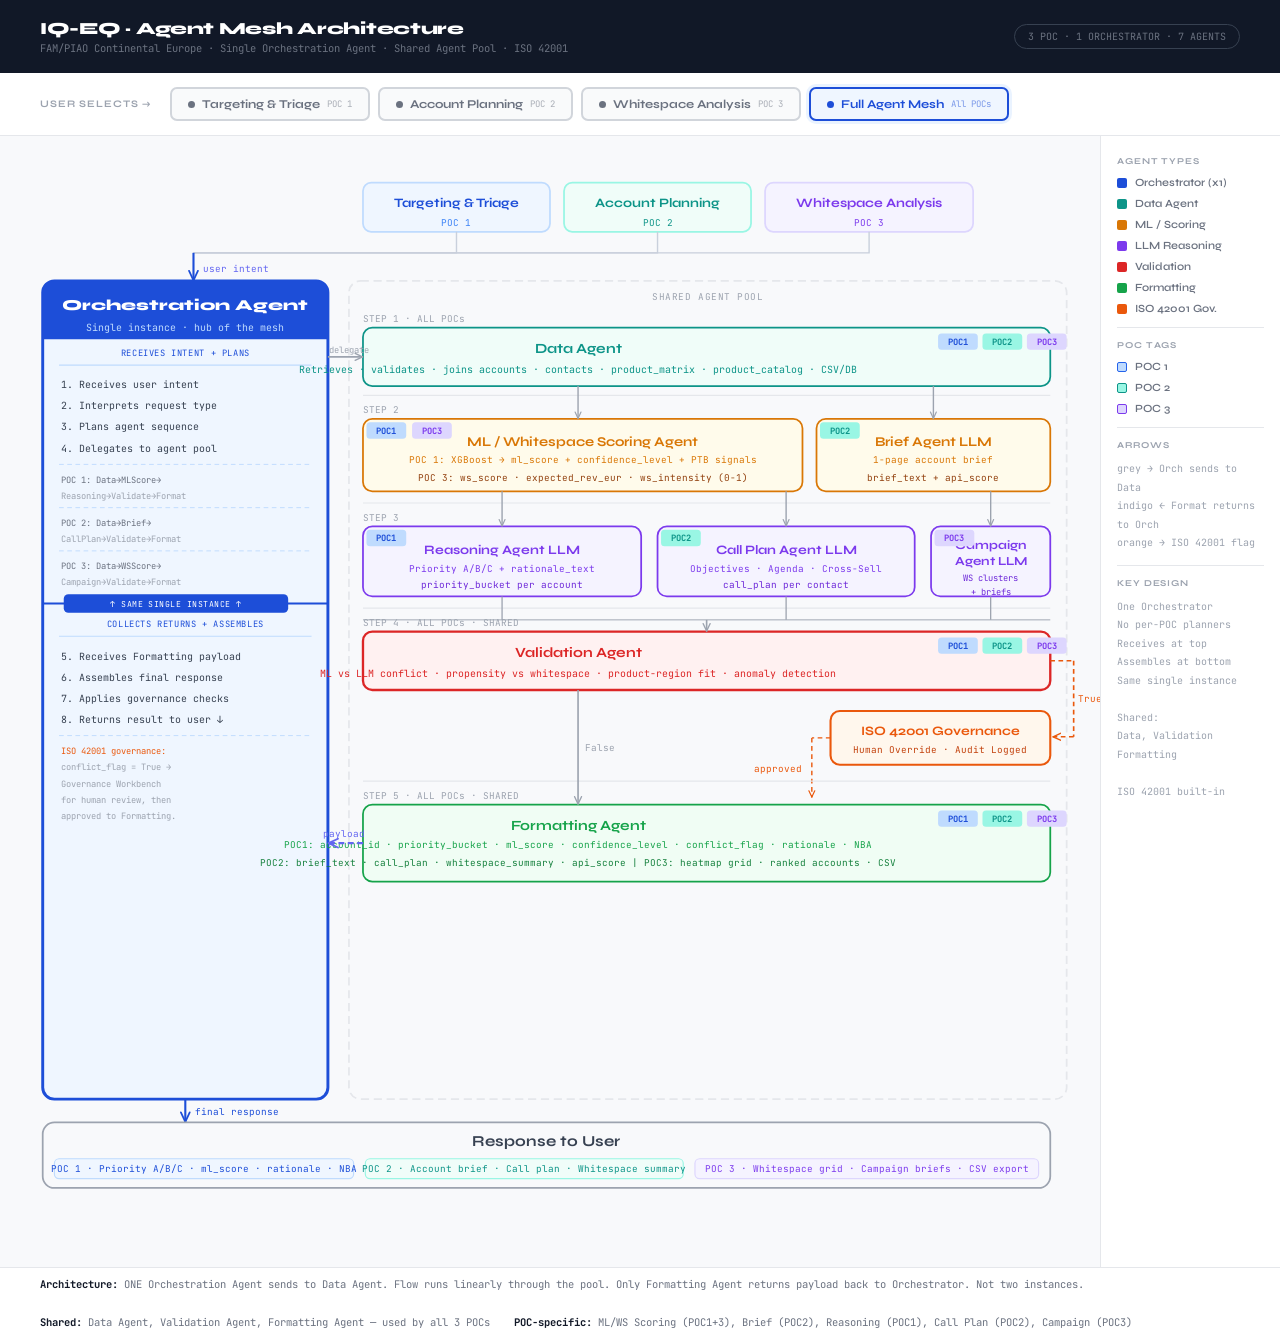
<file: poc-iqeq-agentmesh/targetingtriage/plan/IQ_EQ_Agent_Mesh_2.html>
<!DOCTYPE html>
<html lang="en">
<head>
<meta charset="UTF-8">
<meta name="viewport" content="width=device-width, initial-scale=1.0">
<title>IQ-EQ Agent Mesh</title>
<link href="https://fonts.googleapis.com/css2?family=JetBrains+Mono:wght@400;500;700&family=Syne:wght@600;700;800&display=swap" rel="stylesheet">
<style>
*,*::before,*::after{box-sizing:border-box;margin:0;padding:0;}
body{font-family:'Syne',sans-serif;background:#F8F9FB;color:#111827;min-height:100vh;display:flex;flex-direction:column;}
.hdr{background:#111827;color:white;padding:18px 40px;display:flex;align-items:center;justify-content:space-between;flex-shrink:0;}
.hdr-t{font-size:17px;font-weight:800;letter-spacing:-.3px;}
.hdr-s{font-size:10.5px;color:#6B7280;margin-top:2px;font-family:'JetBrains Mono',monospace;}
.hdr-b{font-family:'JetBrains Mono',monospace;font-size:10px;padding:5px 13px;border:1px solid #374151;border-radius:20px;color:#6B7280;}
.bar{background:#fff;border-bottom:1px solid #E5E7EB;padding:14px 40px;display:flex;align-items:center;gap:18px;flex-shrink:0;}
.bar-l{font-size:10px;font-weight:700;text-transform:uppercase;letter-spacing:.1em;color:#9CA3AF;white-space:nowrap;}
.btns{display:flex;gap:8px;}
.btn{display:flex;align-items:center;gap:7px;padding:8px 16px;border-radius:7px;border:2px solid #D1D5DB;background:#F9FAFB;cursor:pointer;font-family:'Syne',sans-serif;font-weight:700;font-size:12px;color:#6B7280;transition:all .18s;white-space:nowrap;}
.btn:hover{background:#fff;}
.dot{width:7px;height:7px;border-radius:50%;background:currentColor;flex-shrink:0;}
.sl{font-family:'JetBrains Mono',monospace;font-size:9px;font-weight:400;opacity:.55;}
.btn[data-p="1"].on{border-color:#2563EB;color:#2563EB;background:#EFF6FF;box-shadow:0 0 0 3px #BFDBFE55;}
.btn[data-p="2"].on{border-color:#0D9488;color:#0D9488;background:#F0FDF9;box-shadow:0 0 0 3px #99F6E455;}
.btn[data-p="3"].on{border-color:#7C3AED;color:#7C3AED;background:#F5F3FF;box-shadow:0 0 0 3px #DDD6FE55;}
.btn[data-p="0"].on{border-color:#1D4ED8;color:#1D4ED8;background:#EFF6FF;box-shadow:0 0 0 3px #BFDBFE55;}
.main{display:flex;flex:1;}
.canvas{flex:1;padding:28px 24px;overflow:auto;}
svg.mesh{display:block;width:100%;height:auto;overflow:visible;}
.ag{transition:opacity .25s ease;}
.leg{width:180px;flex-shrink:0;border-left:1px solid #E5E7EB;padding:20px 16px;background:#fff;}
.leg h3{font-size:9px;font-weight:700;text-transform:uppercase;letter-spacing:.1em;color:#9CA3AF;margin-bottom:10px;}
.li{display:flex;align-items:center;gap:8px;margin-bottom:8px;font-size:11px;color:#6B7280;font-weight:600;}
.ld{width:10px;height:10px;border-radius:2px;flex-shrink:0;}
.ldiv{border-top:1px solid #E5E7EB;margin:12px 0;}
.lnote{font-size:10px;color:#9CA3AF;line-height:1.85;font-family:'JetBrains Mono',monospace;}
.foot{background:#fff;border-top:1px solid #E5E7EB;padding:9px 40px;font-size:10.5px;color:#6B7280;font-family:'JetBrains Mono',monospace;display:flex;gap:24px;flex-wrap:wrap;flex-shrink:0;}
.foot strong{color:#111827;}
</style>
</head>
<body>

<div class="hdr">
  <div>
    <div class="hdr-t">IQ-EQ &middot; Agent Mesh Architecture</div>
    <div class="hdr-s">FAM/PIAO Continental Europe &middot; Single Orchestration Agent &middot; Shared Agent Pool &middot; ISO 42001</div>
  </div>
  <div class="hdr-b">3 POC &middot; 1 ORCHESTRATOR &middot; 7 AGENTS</div>
</div>

<div class="bar">
  <span class="bar-l">User selects &rarr;</span>
  <div class="btns">
    <button class="btn" data-p="1" onclick="pick(1)"><span class="dot"></span>Targeting &amp; Triage<span class="sl">POC 1</span></button>
    <button class="btn" data-p="2" onclick="pick(2)"><span class="dot"></span>Account Planning<span class="sl">POC 2</span></button>
    <button class="btn" data-p="3" onclick="pick(3)"><span class="dot"></span>Whitespace Analysis<span class="sl">POC 3</span></button>
    <button class="btn on" data-p="0" onclick="pick(0)"><span class="dot"></span>Full Agent Mesh<span class="sl">All POCs</span></button>
  </div>
</div>

<div class="main">
<div class="canvas">

<svg class="mesh" viewBox="0 0 900 920" xmlns="http://www.w3.org/2000/svg">
<defs>
  <marker id="a0" viewBox="0 0 10 10" refX="9" refY="5" markerWidth="6" markerHeight="6" orient="auto-start-reverse">
    <path d="M1 1.5L8.5 5L1 8.5" fill="none" stroke="#9CA3AF" stroke-width="1.4" stroke-linecap="round" stroke-linejoin="round"/></marker>
  <marker id="aB" viewBox="0 0 10 10" refX="9" refY="5" markerWidth="6" markerHeight="6" orient="auto-start-reverse">
    <path d="M1 1.5L8.5 5L1 8.5" fill="none" stroke="#1D4ED8" stroke-width="1.4" stroke-linecap="round" stroke-linejoin="round"/></marker>
  <marker id="aR" viewBox="0 0 10 10" refX="9" refY="5" markerWidth="6" markerHeight="6" orient="auto-start-reverse">
    <path d="M1 1.5L8.5 5L1 8.5" fill="none" stroke="#6366F1" stroke-width="1.4" stroke-linecap="round" stroke-linejoin="round"/></marker>
  <marker id="aO" viewBox="0 0 10 10" refX="9" refY="5" markerWidth="6" markerHeight="6" orient="auto-start-reverse">
    <path d="M1 1.5L8.5 5L1 8.5" fill="none" stroke="#EA580C" stroke-width="1.4" stroke-linecap="round" stroke-linejoin="round"/></marker>
</defs>

<!-- USER CHOICE BUTTONS -->
<g id="ub1" class="ag">
  <rect x="290" y="16" width="160" height="42" rx="7" fill="#EFF6FF" stroke="#BFDBFE" stroke-width="1.5"/>
  <text font-family="Syne" font-weight="700" font-size="11" fill="#1D4ED8" x="370" y="33" text-anchor="middle" dominant-baseline="central">Targeting &amp; Triage</text>
  <text font-family="JetBrains Mono" font-size="8" fill="#3B82F6" x="370" y="50" text-anchor="middle" dominant-baseline="central">POC 1</text>
</g>
<g id="ub2" class="ag">
  <rect x="462" y="16" width="160" height="42" rx="7" fill="#F0FDF9" stroke="#99F6E4" stroke-width="1.5"/>
  <text font-family="Syne" font-weight="700" font-size="11" fill="#0D9488" x="542" y="33" text-anchor="middle" dominant-baseline="central">Account Planning</text>
  <text font-family="JetBrains Mono" font-size="8" fill="#0D9488" x="542" y="50" text-anchor="middle" dominant-baseline="central">POC 2</text>
</g>
<g id="ub3" class="ag">
  <rect x="634" y="16" width="178" height="42" rx="7" fill="#F5F3FF" stroke="#DDD6FE" stroke-width="1.5"/>
  <text font-family="Syne" font-weight="700" font-size="11" fill="#7C3AED" x="723" y="33" text-anchor="middle" dominant-baseline="central">Whitespace Analysis</text>
  <text font-family="JetBrains Mono" font-size="8" fill="#7C3AED" x="723" y="50" text-anchor="middle" dominant-baseline="central">POC 3</text>
</g>

<!-- Converge to Orch -->
<polyline points="370,58 370,76 145,76" fill="none" stroke="#C9D0DC" stroke-width="1.2"/>
<polyline points="542,58 542,76 145,76" fill="none" stroke="#C9D0DC" stroke-width="1.2"/>
<polyline points="723,58 723,76 145,76" fill="none" stroke="#C9D0DC" stroke-width="1.2"/>
<line x1="145" y1="76" x2="145" y2="100" stroke="#1D4ED8" stroke-width="1.8" marker-end="url(#aB)"/>
<text font-family="JetBrains Mono" font-size="8" fill="#6366F1" x="153" y="89" dominant-baseline="central">user intent</text>

<!-- ============================================================
     ORCHESTRATION AGENT — SINGLE TALL BOX
     Left column x=16..260, y=100..800
     Top half:  receives + plans  (y=100..390)
     Mid label: "SAME SINGLE INSTANCE"
     Bot half:  collects + assembles (y=390..800)
============================================================ -->
<g id="ag-orch" class="ag">
  <!-- outer box -->
  <rect x="16" y="100" width="244" height="700" rx="10" fill="#EFF6FF" stroke="#1D4ED8" stroke-width="2.5"/>
  <!-- dark header -->
  <path d="M16,110 Q16,100 26,100 L250,100 Q260,100 260,110 L260,150 L16,150 Z" fill="#1D4ED8"/>
  <text font-family="Syne" font-weight="800" font-size="13" fill="white" x="138" y="121" text-anchor="middle" dominant-baseline="central">Orchestration Agent</text>
  <text font-family="JetBrains Mono" font-size="8.5" fill="#BFDBFE" x="138" y="140" text-anchor="middle" dominant-baseline="central">Single instance &middot; hub of the mesh</text>

  <!-- TOP HALF label -->
  <text font-family="JetBrains Mono" font-size="7.5" fill="#1D4ED8" letter-spacing="0.07em" x="138" y="164" text-anchor="middle">RECEIVES INTENT + PLANS</text>
  <line x1="30" y1="172" x2="246" y2="172" stroke="#BFDBFE" stroke-width="1"/>
  <text font-family="JetBrains Mono" font-size="8.5" fill="#374151" x="32" y="189" dominant-baseline="central">1. Receives user intent</text>
  <text font-family="JetBrains Mono" font-size="8.5" fill="#374151" x="32" y="207" dominant-baseline="central">2. Interprets request type</text>
  <text font-family="JetBrains Mono" font-size="8.5" fill="#374151" x="32" y="225" dominant-baseline="central">3. Plans agent sequence</text>
  <text font-family="JetBrains Mono" font-size="8.5" fill="#374151" x="32" y="243" dominant-baseline="central">4. Delegates to agent pool</text>
  <line x1="30" y1="257" x2="246" y2="257" stroke="#BFDBFE" stroke-width="0.8" stroke-dasharray="4 3"/>
  <text font-family="JetBrains Mono" font-size="7.5" fill="#6B7280" x="32" y="270" dominant-baseline="central">POC 1: Data&#8594;MLScore&#8594;</text>
  <text font-family="JetBrains Mono" font-size="7.5" fill="#9CA3AF" x="32" y="284" dominant-baseline="central"> Reasoning&#8594;Validate&#8594;Format</text>
  <line x1="30" y1="294" x2="246" y2="294" stroke="#BFDBFE" stroke-width="0.8" stroke-dasharray="4 3"/>
  <text font-family="JetBrains Mono" font-size="7.5" fill="#6B7280" x="32" y="307" dominant-baseline="central">POC 2: Data&#8594;Brief&#8594;</text>
  <text font-family="JetBrains Mono" font-size="7.5" fill="#9CA3AF" x="32" y="321" dominant-baseline="central"> CallPlan&#8594;Validate&#8594;Format</text>
  <line x1="30" y1="331" x2="246" y2="331" stroke="#BFDBFE" stroke-width="0.8" stroke-dasharray="4 3"/>
  <text font-family="JetBrains Mono" font-size="7.5" fill="#6B7280" x="32" y="344" dominant-baseline="central">POC 3: Data&#8594;WSScore&#8594;</text>
  <text font-family="JetBrains Mono" font-size="7.5" fill="#9CA3AF" x="32" y="358" dominant-baseline="central"> Campaign&#8594;Validate&#8594;Format</text>

  <!-- MID DIVIDER with "SAME SINGLE INSTANCE" label -->
  <line x1="16" y1="376" x2="260" y2="376" stroke="#1D4ED8" stroke-width="1.8"/>
  <rect x="34" y="368" width="192" height="16" rx="4" fill="#1D4ED8"/>
  <text font-family="JetBrains Mono" font-size="7" fill="white" letter-spacing="0.06em" x="130" y="376" text-anchor="middle" dominant-baseline="central">&#x2191; SAME SINGLE INSTANCE &#x2191;</text>

  <!-- BOT HALF label -->
  <text font-family="JetBrains Mono" font-size="7.5" fill="#1D4ED8" letter-spacing="0.07em" x="138" y="396" text-anchor="middle">COLLECTS RETURNS + ASSEMBLES</text>
  <line x1="30" y1="404" x2="246" y2="404" stroke="#BFDBFE" stroke-width="1"/>
  <text font-family="JetBrains Mono" font-size="8.5" fill="#374151" x="32" y="421" dominant-baseline="central">5. Receives Formatting payload</text>
  <text font-family="JetBrains Mono" font-size="8.5" fill="#374151" x="32" y="439" dominant-baseline="central">6. Assembles final response</text>
  <text font-family="JetBrains Mono" font-size="8.5" fill="#374151" x="32" y="457" dominant-baseline="central">7. Applies governance checks</text>
  <text font-family="JetBrains Mono" font-size="8.5" fill="#374151" x="32" y="475" dominant-baseline="central">8. Returns result to user &#x2193;</text>
  <line x1="30" y1="489" x2="246" y2="489" stroke="#BFDBFE" stroke-width="0.8" stroke-dasharray="4 3"/>
  <text font-family="JetBrains Mono" font-size="7.5" fill="#EA580C" x="32" y="502" dominant-baseline="central">ISO 42001 governance:</text>
  <text font-family="JetBrains Mono" font-size="7.5" fill="#9CA3AF" x="32" y="516" dominant-baseline="central">conflict_flag = True &#8594;</text>
  <text font-family="JetBrains Mono" font-size="7.5" fill="#9CA3AF" x="32" y="530" dominant-baseline="central"> Governance Workbench</text>
  <text font-family="JetBrains Mono" font-size="7.5" fill="#9CA3AF" x="32" y="544" dominant-baseline="central"> for human review, then</text>
  <text font-family="JetBrains Mono" font-size="7.5" fill="#9CA3AF" x="32" y="558" dominant-baseline="central"> approved to Formatting.</text>
</g>

<!-- AGENT POOL outline -->
<rect x="278" y="100" width="614" height="700" rx="10" fill="none" stroke="#E5E7EB" stroke-width="1.5" stroke-dasharray="7 4"/>
<text font-family="JetBrains Mono" font-size="8" fill="#9CA3AF" letter-spacing="0.06em" x="585" y="116" text-anchor="middle">SHARED AGENT POOL</text>

<!-- STEP 1: Data Agent -->
<text font-family="JetBrains Mono" font-size="8" fill="#9CA3AF" x="290" y="132" dominant-baseline="central">STEP 1 &middot; ALL POCs</text>
<g id="ag-data" class="ag">
  <rect x="290" y="140" width="588" height="50" rx="8" fill="#F0FDF9" stroke="#0D9488" stroke-width="1.5"/>
  <text font-family="Syne" font-weight="700" font-size="12" fill="#0D9488" x="474" y="158" text-anchor="middle" dominant-baseline="central">Data Agent</text>
  <text font-family="JetBrains Mono" font-size="8.5" fill="#0D9488" x="474" y="176" text-anchor="middle" dominant-baseline="central">Retrieves &middot; validates &middot; joins accounts &middot; contacts &middot; product_matrix &middot; product_catalog &middot; CSV/DB</text>
  <rect x="782" y="145" width="34" height="14" rx="3" fill="#BFDBFE"/>
  <text font-family="JetBrains Mono" font-weight="700" font-size="7.5" fill="#1D4ED8" x="799" y="152" text-anchor="middle" dominant-baseline="central">POC1</text>
  <rect x="820" y="145" width="34" height="14" rx="3" fill="#99F6E4"/>
  <text font-family="JetBrains Mono" font-weight="700" font-size="7.5" fill="#0D9488" x="837" y="152" text-anchor="middle" dominant-baseline="central">POC2</text>
  <rect x="858" y="145" width="34" height="14" rx="3" fill="#DDD6FE"/>
  <text font-family="JetBrains Mono" font-weight="700" font-size="7.5" fill="#7C3AED" x="875" y="152" text-anchor="middle" dominant-baseline="central">POC3</text>
</g>

<!-- STEP 2 -->
<line x1="290" y1="198" x2="878" y2="198" stroke="#E5E7EB" stroke-width="1"/>
<text font-family="JetBrains Mono" font-size="8" fill="#9CA3AF" x="290" y="210" dominant-baseline="central">STEP 2</text>
<g id="ag-ml" class="ag">
  <rect x="290" y="218" width="376" height="62" rx="8" fill="#FFFBEB" stroke="#D97706" stroke-width="1.5"/>
  <text font-family="Syne" font-weight="700" font-size="11.5" fill="#D97706" x="478" y="238" text-anchor="middle" dominant-baseline="central">ML / Whitespace Scoring Agent</text>
  <text font-family="JetBrains Mono" font-size="8" fill="#D97706" x="478" y="253" text-anchor="middle" dominant-baseline="central">POC 1: XGBoost &#8594; ml_score + confidence_level + PTB signals</text>
  <text font-family="JetBrains Mono" font-size="8" fill="#92400E" x="478" y="268" text-anchor="middle" dominant-baseline="central">POC 3: ws_score &middot; expected_rev_eur &middot; ws_intensity (0-1)</text>
  <rect x="293" y="221" width="34" height="14" rx="3" fill="#BFDBFE"/>
  <text font-family="JetBrains Mono" font-weight="700" font-size="7.5" fill="#1D4ED8" x="310" y="228" text-anchor="middle" dominant-baseline="central">POC1</text>
  <rect x="332" y="221" width="34" height="14" rx="3" fill="#DDD6FE"/>
  <text font-family="JetBrains Mono" font-weight="700" font-size="7.5" fill="#7C3AED" x="349" y="228" text-anchor="middle" dominant-baseline="central">POC3</text>
</g>
<g id="ag-brief" class="ag">
  <rect x="678" y="218" width="200" height="62" rx="8" fill="#FFFBEB" stroke="#D97706" stroke-width="1.5"/>
  <text font-family="Syne" font-weight="700" font-size="11.5" fill="#D97706" x="778" y="238" text-anchor="middle" dominant-baseline="central">Brief Agent  LLM</text>
  <text font-family="JetBrains Mono" font-size="8" fill="#D97706" x="778" y="253" text-anchor="middle" dominant-baseline="central">1-page account brief</text>
  <text font-family="JetBrains Mono" font-size="8" fill="#92400E" x="778" y="268" text-anchor="middle" dominant-baseline="central">brief_text + api_score</text>
  <rect x="681" y="221" width="34" height="14" rx="3" fill="#99F6E4"/>
  <text font-family="JetBrains Mono" font-weight="700" font-size="7.5" fill="#0D9488" x="698" y="228" text-anchor="middle" dominant-baseline="central">POC2</text>
</g>

<!-- STEP 3 -->
<line x1="290" y1="290" x2="878" y2="290" stroke="#E5E7EB" stroke-width="1"/>
<text font-family="JetBrains Mono" font-size="8" fill="#9CA3AF" x="290" y="302" dominant-baseline="central">STEP 3</text>
<g id="ag-reason" class="ag">
  <rect x="290" y="310" width="238" height="60" rx="8" fill="#F5F3FF" stroke="#7C3AED" stroke-width="1.5"/>
  <text font-family="Syne" font-weight="700" font-size="11" fill="#7C3AED" x="409" y="330" text-anchor="middle" dominant-baseline="central">Reasoning Agent  LLM</text>
  <text font-family="JetBrains Mono" font-size="8" fill="#7C3AED" x="409" y="346" text-anchor="middle" dominant-baseline="central">Priority A/B/C + rationale_text</text>
  <text font-family="JetBrains Mono" font-size="8" fill="#6D28D9" x="409" y="360" text-anchor="middle" dominant-baseline="central">priority_bucket per account</text>
  <rect x="293" y="313" width="34" height="14" rx="3" fill="#BFDBFE"/>
  <text font-family="JetBrains Mono" font-weight="700" font-size="7.5" fill="#1D4ED8" x="310" y="320" text-anchor="middle" dominant-baseline="central">POC1</text>
</g>
<g id="ag-call" class="ag">
  <rect x="542" y="310" width="220" height="60" rx="8" fill="#F5F3FF" stroke="#7C3AED" stroke-width="1.5"/>
  <text font-family="Syne" font-weight="700" font-size="11" fill="#7C3AED" x="652" y="330" text-anchor="middle" dominant-baseline="central">Call Plan Agent  LLM</text>
  <text font-family="JetBrains Mono" font-size="8" fill="#7C3AED" x="652" y="346" text-anchor="middle" dominant-baseline="central">Objectives &middot; Agenda &middot; Cross-Sell</text>
  <text font-family="JetBrains Mono" font-size="8" fill="#6D28D9" x="652" y="360" text-anchor="middle" dominant-baseline="central">call_plan per contact</text>
  <rect x="545" y="313" width="34" height="14" rx="3" fill="#99F6E4"/>
  <text font-family="JetBrains Mono" font-weight="700" font-size="7.5" fill="#0D9488" x="562" y="320" text-anchor="middle" dominant-baseline="central">POC2</text>
</g>
<g id="ag-camp" class="ag">
  <rect x="776" y="310" width="102" height="60" rx="8" fill="#F5F3FF" stroke="#7C3AED" stroke-width="1.5"/>
  <text font-family="Syne" font-weight="700" font-size="10.5" fill="#7C3AED" x="827" y="326" text-anchor="middle" dominant-baseline="central">Campaign</text>
  <text font-family="Syne" font-weight="700" font-size="10.5" fill="#7C3AED" x="827" y="340" text-anchor="middle" dominant-baseline="central">Agent LLM</text>
  <text font-family="JetBrains Mono" font-size="7.5" fill="#6D28D9" x="827" y="354" text-anchor="middle" dominant-baseline="central">WS clusters</text>
  <text font-family="JetBrains Mono" font-size="7.5" fill="#6D28D9" x="827" y="366" text-anchor="middle" dominant-baseline="central">+ briefs</text>
  <rect x="779" y="313" width="34" height="14" rx="3" fill="#DDD6FE"/>
  <text font-family="JetBrains Mono" font-weight="700" font-size="7.5" fill="#7C3AED" x="796" y="320" text-anchor="middle" dominant-baseline="central">POC3</text>
</g>

<!-- STEP 4: Validation -->
<line x1="290" y1="380" x2="878" y2="380" stroke="#E5E7EB" stroke-width="1"/>
<text font-family="JetBrains Mono" font-size="8" fill="#9CA3AF" x="290" y="392" dominant-baseline="central">STEP 4 &middot; ALL POCs &middot; SHARED</text>
<g id="ag-valid" class="ag">
  <rect x="290" y="400" width="588" height="50" rx="8" fill="#FFF1F1" stroke="#DC2626" stroke-width="2"/>
  <text font-family="Syne" font-weight="700" font-size="12" fill="#DC2626" x="474" y="418" text-anchor="middle" dominant-baseline="central">Validation Agent</text>
  <text font-family="JetBrains Mono" font-size="8.5" fill="#DC2626" x="474" y="436" text-anchor="middle" dominant-baseline="central">ML vs LLM conflict &middot; propensity vs whitespace &middot; product-region fit &middot; anomaly detection</text>
  <rect x="782" y="405" width="34" height="14" rx="3" fill="#BFDBFE"/>
  <text font-family="JetBrains Mono" font-weight="700" font-size="7.5" fill="#1D4ED8" x="799" y="412" text-anchor="middle" dominant-baseline="central">POC1</text>
  <rect x="820" y="405" width="34" height="14" rx="3" fill="#99F6E4"/>
  <text font-family="JetBrains Mono" font-weight="700" font-size="7.5" fill="#0D9488" x="837" y="412" text-anchor="middle" dominant-baseline="central">POC2</text>
  <rect x="858" y="405" width="34" height="14" rx="3" fill="#DDD6FE"/>
  <text font-family="JetBrains Mono" font-weight="700" font-size="7.5" fill="#7C3AED" x="875" y="412" text-anchor="middle" dominant-baseline="central">POC3</text>
</g>

<!-- Validation True -> ISO Gov -->
<line x1="878" y1="425" x2="898" y2="425" stroke="#EA580C" stroke-width="1.4" stroke-dasharray="4 3"/>
<line x1="898" y1="425" x2="898" y2="490" stroke="#EA580C" stroke-width="1.4" stroke-dasharray="4 3"/>
<line x1="898" y1="490" x2="880" y2="490" stroke="#EA580C" stroke-width="1.4" stroke-dasharray="4 3" marker-end="url(#aO)"/>
<text font-family="JetBrains Mono" font-size="8" fill="#EA580C" x="902" y="457" dominant-baseline="central">True</text>
<g id="ag-gov" class="ag">
  <rect x="690" y="468" width="188" height="46" rx="8" fill="#FFF7ED" stroke="#EA580C" stroke-width="1.8"/>
  <text font-family="Syne" font-weight="700" font-size="11" fill="#EA580C" x="784" y="485" text-anchor="middle" dominant-baseline="central">ISO 42001 Governance</text>
  <text font-family="JetBrains Mono" font-size="8" fill="#C2410C" x="784" y="501" text-anchor="middle" dominant-baseline="central">Human Override &middot; Audit Logged</text>
</g>
<line x1="690" y1="491" x2="674" y2="491" stroke="#EA580C" stroke-width="1.2" stroke-dasharray="4 3"/>
<line x1="674" y1="491" x2="674" y2="542" stroke="#EA580C" stroke-width="1.2" stroke-dasharray="4 3" marker-end="url(#aO)"/>
<text font-family="JetBrains Mono" font-size="8" fill="#EA580C" x="666" y="517" text-anchor="end" dominant-baseline="central">approved</text>

<!-- STEP 5: Formatting -->
<line x1="290" y1="528" x2="878" y2="528" stroke="#E5E7EB" stroke-width="1"/>
<text font-family="JetBrains Mono" font-size="8" fill="#9CA3AF" x="290" y="540" dominant-baseline="central">STEP 5 &middot; ALL POCs &middot; SHARED</text>
<g id="ag-fmt" class="ag">
  <rect x="290" y="548" width="588" height="66" rx="8" fill="#F0FDF4" stroke="#16A34A" stroke-width="1.5"/>
  <text font-family="Syne" font-weight="700" font-size="12" fill="#16A34A" x="474" y="566" text-anchor="middle" dominant-baseline="central">Formatting Agent</text>
  <text font-family="JetBrains Mono" font-size="8" fill="#16A34A" x="474" y="582" text-anchor="middle" dominant-baseline="central">POC1: account_id &middot; priority_bucket &middot; ml_score &middot; confidence_level &middot; conflict_flag &middot; rationale &middot; NBA</text>
  <text font-family="JetBrains Mono" font-size="8" fill="#15803D" x="474" y="598" text-anchor="middle" dominant-baseline="central">POC2: brief_text &middot; call_plan &middot; whitespace_summary &middot; api_score | POC3: heatmap grid &middot; ranked accounts &middot; CSV</text>
  <rect x="782" y="553" width="34" height="14" rx="3" fill="#BFDBFE"/>
  <text font-family="JetBrains Mono" font-weight="700" font-size="7.5" fill="#1D4ED8" x="799" y="560" text-anchor="middle" dominant-baseline="central">POC1</text>
  <rect x="820" y="553" width="34" height="14" rx="3" fill="#99F6E4"/>
  <text font-family="JetBrains Mono" font-weight="700" font-size="7.5" fill="#0D9488" x="837" y="560" text-anchor="middle" dominant-baseline="central">POC2</text>
  <rect x="858" y="553" width="34" height="14" rx="3" fill="#DDD6FE"/>
  <text font-family="JetBrains Mono" font-weight="700" font-size="7.5" fill="#7C3AED" x="875" y="560" text-anchor="middle" dominant-baseline="central">POC3</text>
</g>

<line x1="260" y1="165" x2="290" y2="165" stroke="#9CA3AF" stroke-width="1.4" marker-end="url(#a0)"/>
<text font-family="JetBrains Mono" font-size="7.5" fill="#9CA3AF" x="261" y="159" dominant-baseline="central">delegate</text>


<!-- Internal step flow -->
<line x1="474" y1="190" x2="474" y2="218" stroke="#9CA3AF" stroke-width="1.2" marker-end="url(#a0)"/>
<line x1="778" y1="190" x2="778" y2="218" stroke="#9CA3AF" stroke-width="1.2" marker-end="url(#a0)"/>
<line x1="409" y1="280" x2="409" y2="310" stroke="#9CA3AF" stroke-width="1.2" marker-end="url(#a0)"/>
<line x1="652" y1="280" x2="652" y2="310" stroke="#9CA3AF" stroke-width="1.2" marker-end="url(#a0)"/>
<line x1="827" y1="280" x2="827" y2="310" stroke="#9CA3AF" stroke-width="1.2" marker-end="url(#a0)"/>
<line x1="409" y1="370" x2="409" y2="390" stroke="#9CA3AF" stroke-width="1.1"/>
<line x1="652" y1="370" x2="652" y2="390" stroke="#9CA3AF" stroke-width="1.1"/>
<line x1="827" y1="370" x2="827" y2="390" stroke="#9CA3AF" stroke-width="1.1"/>
<line x1="290" y1="390" x2="878" y2="390" stroke="#9CA3AF" stroke-width="0.8"/>
<line x1="584" y1="390" x2="584" y2="400" stroke="#9CA3AF" stroke-width="1.4" marker-end="url(#a0)"/>
<line x1="474" y1="450" x2="474" y2="548" stroke="#9CA3AF" stroke-width="1.4" marker-end="url(#a0)"/>
<text font-family="JetBrains Mono" font-size="8" fill="#9CA3AF" x="480" y="499" dominant-baseline="central">False</text>


<!-- Single clean return: Formatting Agent -> Orchestration Agent -->
<!-- Left edge of Formatting box (x=290, y=581) back to Orch right edge (x=260) -->
<line x1="290" y1="581" x2="260" y2="581" stroke="#6366F1" stroke-width="1.8" stroke-dasharray="5 3" marker-end="url(#aR)"/>
<text font-family="JetBrains Mono" font-size="8" fill="#6366F1" x="274" y="573" text-anchor="middle" dominant-baseline="central">payload</text>
<!-- RESPONSE TO USER -->
<line x1="138" y1="800" x2="138" y2="820" stroke="#1D4ED8" stroke-width="1.8" marker-end="url(#aB)"/>
<text font-family="JetBrains Mono" font-size="8" fill="#1D4ED8" x="146" y="811" dominant-baseline="central">final response</text>
<g id="resp-node" class="ag">
  <rect x="16" y="820" width="862" height="56" rx="10" fill="#F8F9FB" stroke="#9CA3AF" stroke-width="1.5"/>
  <text font-family="Syne" font-weight="700" font-size="13" fill="#374151" x="447" y="836" text-anchor="middle" dominant-baseline="central">Response to User</text>
  <rect x="26" y="851" width="256" height="17" rx="4" fill="#EFF6FF" stroke="#BFDBFE" stroke-width="1"/>
  <text font-family="JetBrains Mono" font-size="8" fill="#1D4ED8" x="154" y="859" text-anchor="middle" dominant-baseline="central">POC 1 &middot; Priority A/B/C &middot; ml_score &middot; rationale &middot; NBA</text>
  <rect x="292" y="851" width="272" height="17" rx="4" fill="#F0FDF9" stroke="#99F6E4" stroke-width="1"/>
  <text font-family="JetBrains Mono" font-size="8" fill="#0D9488" x="428" y="859" text-anchor="middle" dominant-baseline="central">POC 2 &middot; Account brief &middot; Call plan &middot; Whitespace summary</text>
  <rect x="574" y="851" width="294" height="17" rx="4" fill="#F5F3FF" stroke="#DDD6FE" stroke-width="1"/>
  <text font-family="JetBrains Mono" font-size="8" fill="#7C3AED" x="721" y="859" text-anchor="middle" dominant-baseline="central">POC 3 &middot; Whitespace grid &middot; Campaign briefs &middot; CSV export</text>
</g>

</svg>
</div>

<div class="leg">
  <h3>Agent Types</h3>
  <div class="li"><div class="ld" style="background:#1D4ED8"></div>Orchestrator (x1)</div>
  <div class="li"><div class="ld" style="background:#0D9488"></div>Data Agent</div>
  <div class="li"><div class="ld" style="background:#D97706"></div>ML / Scoring</div>
  <div class="li"><div class="ld" style="background:#7C3AED"></div>LLM Reasoning</div>
  <div class="li"><div class="ld" style="background:#DC2626"></div>Validation</div>
  <div class="li"><div class="ld" style="background:#16A34A"></div>Formatting</div>
  <div class="li"><div class="ld" style="background:#EA580C"></div>ISO 42001 Gov.</div>
  <div class="ldiv"></div>
  <h3>POC Tags</h3>
  <div class="li"><div class="ld" style="background:#BFDBFE;border:1px solid #2563EB"></div>POC 1</div>
  <div class="li"><div class="ld" style="background:#99F6E4;border:1px solid #0D9488"></div>POC 2</div>
  <div class="li"><div class="ld" style="background:#DDD6FE;border:1px solid #7C3AED"></div>POC 3</div>
  <div class="ldiv"></div>
  <h3>Arrows</h3>
  <div class="lnote">grey &#8594; Orch sends to Data<br>indigo &#8592; Format returns to Orch<br>orange &#8594; ISO 42001 flag</div>
  <div class="ldiv"></div>
  <h3>Key Design</h3>
  <div class="lnote">One Orchestrator<br>No per-POC planners<br>Receives at top<br>Assembles at bottom<br>Same single instance<br><br>Shared:<br>Data, Validation<br>Formatting<br><br>ISO 42001 built-in</div>
</div>
</div>

<div class="foot">
  <span><strong>Architecture:</strong> ONE Orchestration Agent sends to Data Agent. Flow runs linearly through the pool. Only Formatting Agent returns payload back to Orchestrator. Not two instances.</span>
  <span><strong>Shared:</strong> Data Agent, Validation Agent, Formatting Agent — used by all 3 POCs</span>
  <span><strong>POC-specific:</strong> ML/WS Scoring (POC1+3), Brief (POC2), Reasoning (POC1), Call Plan (POC2), Campaign (POC3)</span>
</div>

<script>
const DIMABLE=['ub1','ub2','ub3','ag-data','ag-ml','ag-brief','ag-reason','ag-call','ag-camp','ag-valid','ag-gov','ag-fmt','resp-node'];
const CFG={poc1:['ub2','ub3','ag-brief','ag-call','ag-camp'],poc2:['ub1','ub3','ag-ml','ag-reason','ag-camp'],poc3:['ub1','ub2','ag-brief','ag-reason','ag-call'],all:[]};
function pick(p){
  const k=p===0?'all':'poc'+p;
  document.querySelectorAll('.btn').forEach(b=>b.classList.remove('on'));
  document.querySelector('.btn[data-p="'+p+'"]').classList.add('on');
  const h=CFG[k];
  DIMABLE.forEach(id=>{const el=document.getElementById(id);if(el)el.style.opacity=h.includes(id)?'0.1':'1';});
}
pick(0);
</script>
</body>
</html>
</file>
